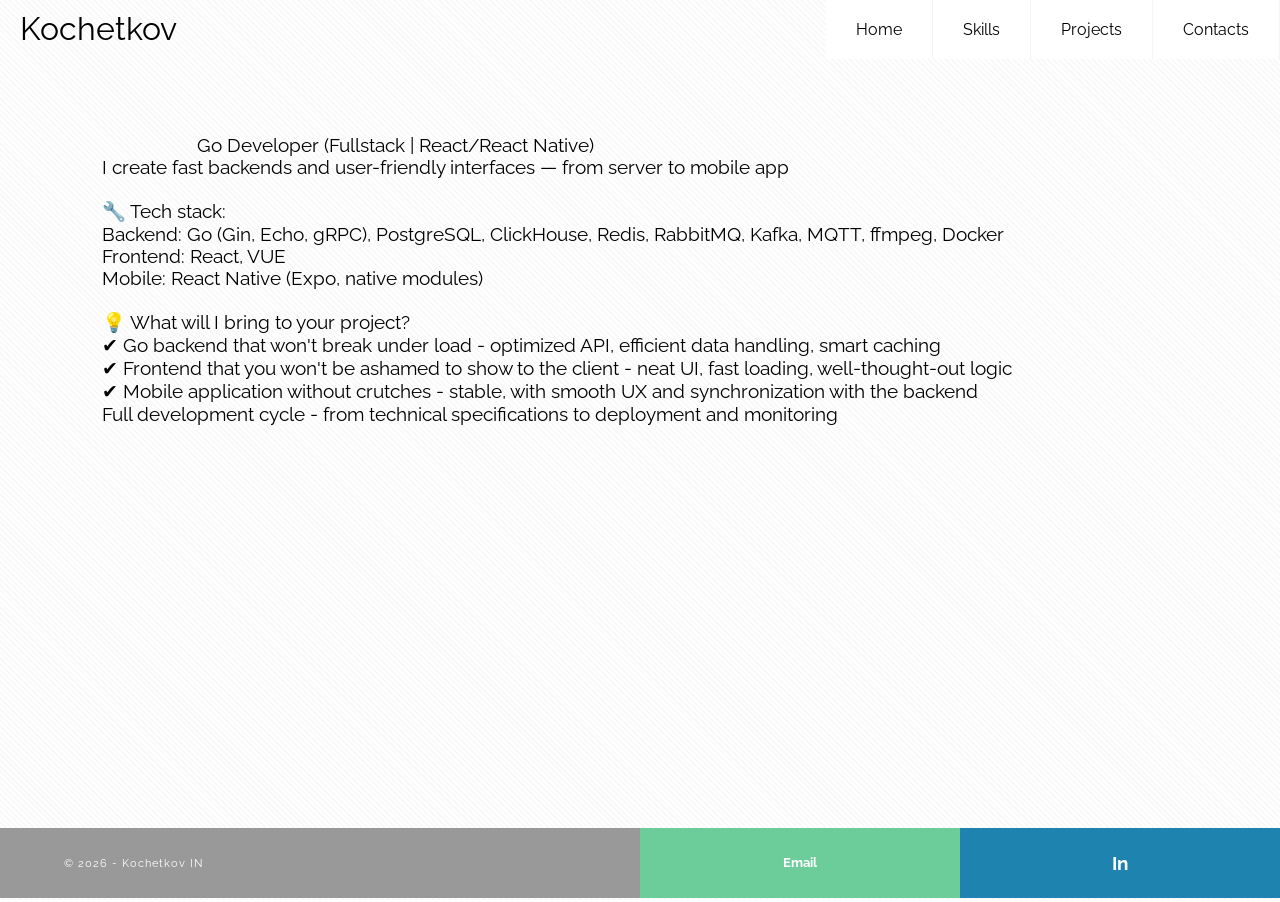
<file: index.html>
<!doctype html><html lang="en"><head><meta charset="utf-8"/><link rel="icon" href="/favicon.ico"/><meta name="viewport" content="width=device-width,initial-scale=1"/><meta name="theme-color" content="#000000"/><meta name="description" content="Kochetkov IN | Software developer"/><link rel="apple-touch-icon" href="/apple-touch-icon.png"/><link rel="manifest" href="/manifest.json"/><title>Kochetkov IN</title><script defer="defer" src="/static/js/main.7ba033ef.js"></script><link href="/static/css/main.46f3ae15.css" rel="stylesheet"></head><body><noscript>You need to enable JavaScript to run this app.</noscript><div id="root"></div></body></html>
</file>
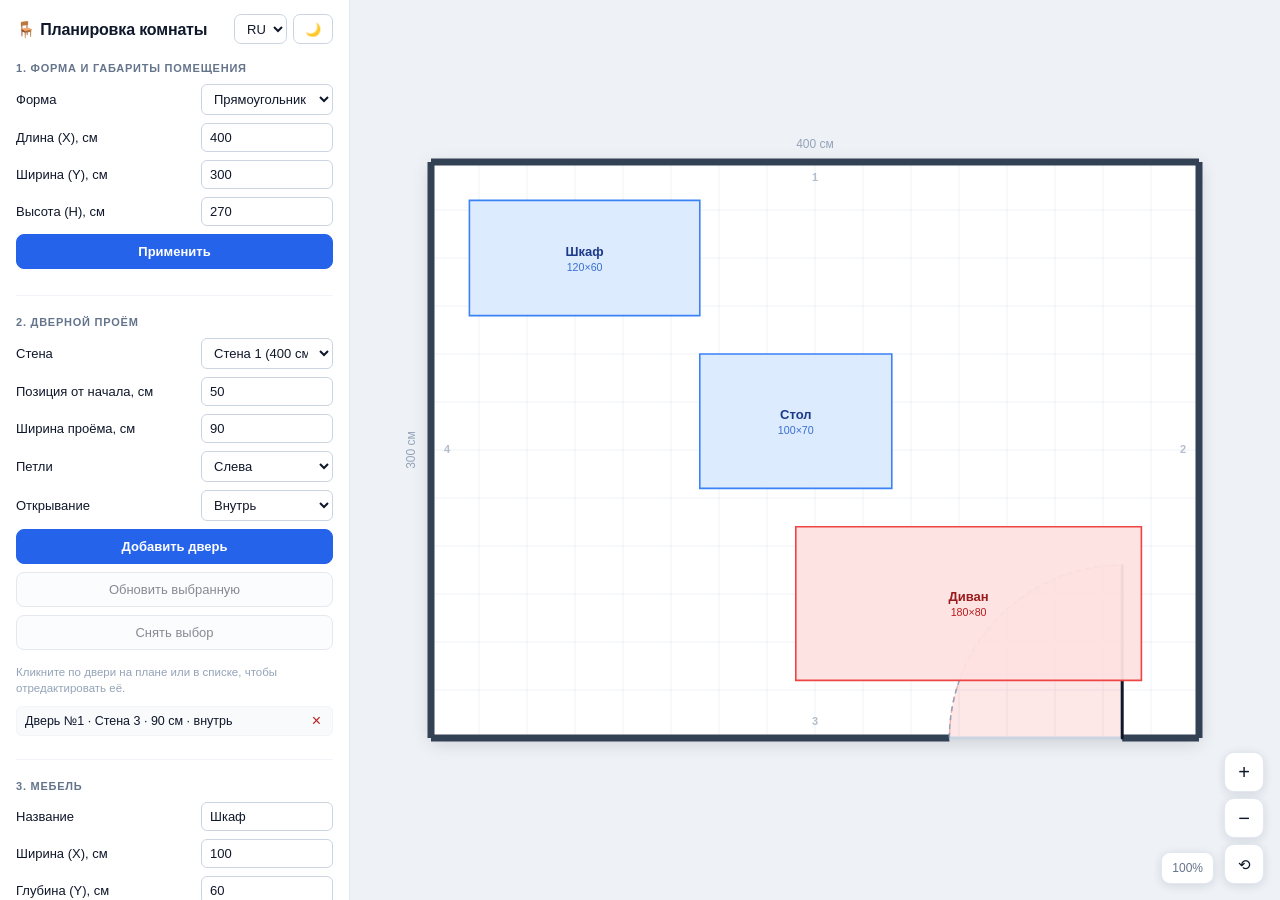
<file: app/hp.html>
<!DOCTYPE html>
<html lang="ru" data-theme="light">
<head>
<meta charset="utf-8">
<meta name="viewport" content="width=device-width, initial-scale=1, maximum-scale=1, user-scalable=no">
<title>Планировка комнаты</title>
<style>
  :root {
    --bg: #eef2f7;
    --panel-bg: #ffffff;
    --text: #0f172a;
    --text-muted: #64748b;
    --text-hint: #94a3b8;
    --border: #e2e8f0;
    --border-soft: #f1f5f9;
    --input-bg: #ffffff;
    --input-border: #cbd5e1;
    --input-disabled-bg: #f1f5f9;
    --input-disabled-text: #94a3b8;
    --btn-bg: #f8fafc;
    --btn-border: #cbd5e1;
    --btn-hover: #f1f5f9;
    --primary: #2563eb;
    --primary-hover: #1d4ed8;
    --primary-text: #ffffff;
    --danger-bg: #fef2f2;
    --danger-border: #fecaca;
    --danger-text: #b91c1c;
    --danger-hover: #fee2e2;
    --toggle-bg: #dbeafe;
    --toggle-border: #3b82f6;
    --toggle-text: #1d4ed8;
    --list-bg: #f8fafc;
    --list-sel-bg: #dbeafe;
    --list-sel-border: #93c5fd;
    --shadow: rgba(15,23,42,.12);
    --overlay: rgba(15,23,42,.4);

    --canvas-bg: #eef2f7;
    --room-bg: #ffffff;
    --grid: #eef2f7;
    --wall: #334155;
    --wall-sel: #2563eb;
    --item-fill: rgba(219,234,254,.95);
    --item-stroke: #3b82f6;
    --item-sel-stroke: #1d4ed8;
    --item-conflict-fill: rgba(254,226,226,.95);
    --item-conflict-stroke: #ef4444;
    --zone-fill: rgba(239,68,68,.13);
    --zone-fill-sel: rgba(239,68,68,.24);
    --zone-stroke: rgba(239,68,68,.40);
    --zone-stroke-sel: rgba(220,38,38,.75);
    --door-blade: #0f172a;
    --door-blade-sel: #1d4ed8;
    --door-arc: #94a3b8;
    --door-arc-sel: #3b82f6;
    --door-opening: #cbd5e1;
    --door-opening-sel: #93c5fd;
    --wall-number: rgba(148,163,184,.7);
    --dimension: #94a3b8;
    --item-text: #1e3a8a;
    --item-subtext: #3b6fd4;
    --item-conflict-text: #991b1b;
    --item-conflict-subtext: #b91c1c;
  }

  [data-theme="dark"] {
    --bg: #0f172a;
    --panel-bg: #1e293b;
    --text: #f1f5f9;
    --text-muted: #94a3b8;
    --text-hint: #64748b;
    --border: #334155;
    --border-soft: #334155;
    --input-bg: #0f172a;
    --input-border: #475569;
    --input-disabled-bg: #1e293b;
    --input-disabled-text: #64748b;
    --btn-bg: #334155;
    --btn-border: #475569;
    --btn-hover: #475569;
    --primary: #3b82f6;
    --primary-hover: #2563eb;
    --primary-text: #ffffff;
    --danger-bg: #450a0a;
    --danger-border: #7f1d1d;
    --danger-text: #fca5a5;
    --danger-hover: #601515;
    --toggle-bg: #1e3a8a;
    --toggle-border: #3b82f6;
    --toggle-text: #bfdbfe;
    --list-bg: #0f172a;
    --list-sel-bg: #1e3a8a;
    --list-sel-border: #3b82f6;
    --shadow: rgba(0,0,0,.5);
    --overlay: rgba(0,0,0,.6);

    --canvas-bg: #0f172a;
    --room-bg: #1e293b;
    --grid: #334155;
    --wall: #cbd5e1;
    --wall-sel: #60a5fa;
    --item-fill: rgba(30,64,175,.35);
    --item-stroke: #60a5fa;
    --item-sel-stroke: #93c5fd;
    --item-conflict-fill: rgba(127,29,29,.5);
    --item-conflict-stroke: #f87171;
    --zone-fill: rgba(239,68,68,.18);
    --zone-fill-sel: rgba(239,68,68,.32);
    --zone-stroke: rgba(239,68,68,.55);
    --zone-stroke-sel: rgba(248,113,113,.9);
    --door-blade: #f1f5f9;
    --door-blade-sel: #60a5fa;
    --door-arc: #94a3b8;
    --door-arc-sel: #60a5fa;
    --door-opening: #475569;
    --door-opening-sel: #60a5fa;
    --wall-number: rgba(148,163,184,.6);
    --dimension: #94a3b8;
    --item-text: #dbeafe;
    --item-subtext: #93c5fd;
    --item-conflict-text: #fecaca;
    --item-conflict-subtext: #fca5a5;
  }

  * { box-sizing: border-box; }
  html, body { height: 100%; margin: 0; }
  body {
    font-family: -apple-system, BlinkMacSystemFont, 'Segoe UI', Roboto, Arial, sans-serif;
    display: flex; background: var(--bg); color: var(--text); overflow: hidden;
    transition: background .2s, color .2s;
  }

  .panel {
    width: 350px; flex: 0 0 350px; height: 100vh; overflow-y: auto;
    background: var(--panel-bg); border-right: 1px solid var(--border);
    padding: 14px 16px 48px;
  }
  .panel-top {
    display: flex; align-items: center; gap: 8px; margin-bottom: 18px;
  }
  .panel-top h1 {
    font-size: 16px; margin: 0; letter-spacing: -.01em; flex: 1; min-width: 0;
    overflow: hidden; text-overflow: ellipsis; white-space: nowrap;
  }
  .panel-ctrls { display: flex; gap: 6px; flex: 0 0 auto; }
  .mini {
    height: 30px; min-width: 40px; padding: 0 8px;
    border-radius: 7px; border: 1px solid var(--input-border);
    background: var(--input-bg); color: var(--text);
    font-family: inherit; font-size: 13px; cursor: pointer;
  }
  .mini:hover { background: var(--btn-hover); }
  select.mini { padding-right: 4px; }

  .panel h2 {
    font-size: 11px; text-transform: uppercase; letter-spacing: .07em;
    color: var(--text-muted); margin: 0 0 10px; font-weight: 700;
  }
  section { margin-bottom: 20px; padding-bottom: 18px; border-bottom: 1px solid var(--border-soft); }
  section:last-child { border-bottom: none; }

  .row { display: flex; align-items: center; justify-content: space-between; gap: 8px; margin-bottom: 8px; }
  .row label { font-size: 13px; color: var(--text); flex: 1; }
  .row input, .row select {
    width: 132px; padding: 6px 8px; border: 1px solid var(--input-border); border-radius: 6px;
    font-size: 13px; font-family: inherit; background: var(--input-bg); color: var(--text);
  }
  .row input:focus, .row select:focus { outline: 2px solid var(--toggle-bg); border-color: var(--primary); }
  .row input:disabled, .row select:disabled { background: var(--input-disabled-bg); color: var(--input-disabled-text); cursor: not-allowed; }

  .btn {
    width: 100%; padding: 9px 12px; border-radius: 8px; border: 1px solid var(--btn-border);
    background: var(--btn-bg); font-size: 13px; font-family: inherit; color: var(--text);
    cursor: pointer; margin-bottom: 8px; transition: background .15s, border-color .15s;
  }
  .btn:hover:not(:disabled) { background: var(--btn-hover); }
  .btn:active:not(:disabled) { transform: translateY(1px); }
  .btn:disabled { opacity: .5; cursor: not-allowed; }
  .btn.primary { background: var(--primary); border-color: var(--primary); color: var(--primary-text); font-weight: 600; }
  .btn.primary:hover:not(:disabled) { background: var(--primary-hover); }
  .btn.danger { background: var(--danger-bg); border-color: var(--danger-border); color: var(--danger-text); }
  .btn.danger:hover:not(:disabled) { background: var(--danger-hover); }
  .btn.toggle.active { background: var(--toggle-bg); border-color: var(--toggle-border); color: var(--toggle-text); font-weight: 600; }
  .btnrow { display: flex; gap: 8px; }
  .btnrow .btn { margin-bottom: 8px; }

  .list { list-style: none; margin: 10px 0 0; padding: 0; }
  .list li {
    display: flex; align-items: center; justify-content: space-between; gap: 8px;
    font-size: 12.5px; padding: 6px 8px; border-radius: 6px;
    background: var(--list-bg); margin-bottom: 5px; border: 1px solid var(--border-soft);
  }
  .list li.sel { background: var(--list-sel-bg); border-color: var(--list-sel-border); }
  .list li span { overflow: hidden; text-overflow: ellipsis; white-space: nowrap; cursor: pointer; flex: 1; }
  .list li button {
    border: none; background: none; color: var(--danger-text); cursor: pointer;
    font-size: 16px; line-height: 1; padding: 0 3px; flex: 0 0 auto;
  }
  .hint { font-size: 11.5px; color: var(--text-hint); margin: 6px 0 0; line-height: 1.4; }
  .hint.warn { color: var(--danger-text); }

  .stage {
    flex: 1; position: relative; height: 100vh; min-width: 0;
    background: var(--canvas-bg); overflow: hidden; user-select: none;
  }
  canvas { display: block; width: 100%; height: 100%; touch-action: none; cursor: crosshair; }

  /* ---------- Управление масштабом ---------- */
  .zoom-controls {
    position: absolute; bottom: 16px; right: 16px; z-index: 30;
    display: flex; flex-direction: column; gap: 6px;
  }
  .zoom-btn {
    width: 40px; height: 40px; border-radius: 10px;
    background: var(--panel-bg); border: 1px solid var(--border);
    color: var(--text); font-size: 20px; line-height: 1; cursor: pointer;
    box-shadow: 0 2px 10px var(--shadow);
    display: flex; align-items: center; justify-content: center;
    font-family: inherit; transition: background .15s;
  }
  .zoom-btn:hover { background: var(--btn-hover); }
  .zoom-btn:active { transform: scale(.95); }
  .zoom-btn.small { font-size: 15px; }

  .zoom-label {
    position: absolute; bottom: 16px; right: 66px; z-index: 30;
    padding: 8px 10px; border-radius: 9px;
    background: var(--panel-bg); border: 1px solid var(--border);
    font-size: 12px; color: var(--text-muted); font-variant-numeric: tabular-nums;
    box-shadow: 0 2px 10px var(--shadow);
    min-width: 52px; text-align: center;
  }

  /* ---------- Мобильное меню ---------- */
  .menu-btn, .backdrop { display: none; }
  .menu-btn {
    align-items: center; justify-content: center;
    position: fixed; top: 12px; right: 12px; z-index: 60;
    width: 44px; height: 44px; border-radius: 12px;
    background: var(--panel-bg); border: 1px solid var(--border);
    color: var(--text); font-size: 22px; line-height: 1;
    cursor: pointer; box-shadow: 0 4px 14px var(--shadow);
  }
  .menu-btn:active { transform: scale(.96); }

  @media (max-width: 820px) {
    body { display: block; }
    .stage { position: fixed; inset: 0; height: 100vh; }

    .panel {
      position: fixed; top: 0; left: 0; bottom: 0;
      width: 330px; max-width: 88vw;
      transform: translateX(-105%);
      transition: transform .25s cubic-bezier(.4,0,.2,1);
      z-index: 100;
      box-shadow: 6px 0 32px rgba(0,0,0,.18);
      border-right: none;
    }
    .panel.open { transform: translateX(0); }

    .menu-btn { display: flex; }
    .backdrop { display: none; position: fixed; inset: 0; background: var(--overlay); z-index: 90; }
    .backdrop.show { display: block; }

    .row input, .row select { width: 140px; padding: 8px 10px; font-size: 14px; }
    .btn { padding: 11px 14px; font-size: 14px; }
    .panel h1 { font-size: 15px; }

    /* На мобильных сверху — кнопка меню, снизу — зум */
    .zoom-controls { bottom: 14px; right: 14px; }
    .zoom-btn { width: 44px; height: 44px; }
    .zoom-label { bottom: 14px; right: 66px; }
  }

  @media (max-width: 380px) {
    .panel { width: 100vw; max-width: 100vw; }
  }

  .panel::-webkit-scrollbar { width: 8px; }
  .panel::-webkit-scrollbar-thumb { background: var(--border); border-radius: 4px; }
  .panel::-webkit-scrollbar-track { background: transparent; }
</style>
</head>
<body>

<button id="menuBtn" class="menu-btn" aria-label="Menu">☰</button>
<div id="backdrop" class="backdrop"></div>

<aside class="panel" id="panel">
  <div class="panel-top">
    <h1 data-i18n="title">🪑 Планировка комнаты</h1>
    <div class="panel-ctrls">
      <select id="langSel" class="mini" title="Язык / Language">
        <option value="ru">RU</option>
        <option value="en">EN</option>
      </select>
      <button id="themeBtn" class="mini" title="Theme">🌙</button>
    </div>
  </div>

  <section>
    <h2 data-i18n="s1">1. Форма и габариты помещения</h2>
    <div class="row">
      <label data-i18n="shapeLabel">Форма</label>
      <select id="roomShape">
        <option value="rect"       data-i18n="shapeRect">Прямоугольник</option>
        <option value="square"     data-i18n="shapeSquare">Квадрат</option>
        <option value="circle"     data-i18n="shapeCircle">Круг</option>
        <option value="oval"       data-i18n="shapeOval">Овал</option>
        <option value="triangle"   data-i18n="shapeTriangle">Треугольник</option>
        <option value="semicircle" data-i18n="shapeSemicircle">Полукруглая стена</option>
        <option value="lshape"     data-i18n="shapeL">Г-образная</option>
      </select>
    </div>
    <div class="row"><label data-i18n="lengthX">Длина (X), см</label><input id="roomL" type="number" value="400" min="100" max="3000" step="10"></div>
    <div class="row" id="rowW"><label data-i18n="widthY">Ширина (Y), см</label><input id="roomW" type="number" value="300" min="100" max="3000" step="10"></div>
    <div class="row" id="rowCutW" style="display:none"><label data-i18n="cutW">Вырез по X, см</label><input id="roomCutW" type="number" value="150" min="50" step="10"></div>
    <div class="row" id="rowCutH" style="display:none"><label data-i18n="cutH">Вырез по Y, см</label><input id="roomCutH" type="number" value="150" min="50" step="10"></div>
    <div class="row"><label data-i18n="heightH">Высота (H), см</label><input id="roomH" type="number" value="270" min="100" max="600" step="5"></div>
    <button id="applyRoom" class="btn primary" data-i18n="apply">Применить</button>
  </section>

  <section>
    <h2 data-i18n="s2">2. Дверной проём</h2>
    <div id="doorControls">
      <div class="row"><label data-i18n="doorWall">Стена</label><select id="doorWall"></select></div>
      <div class="row"><label data-i18n="doorOffset">Позиция от начала, см</label><input id="doorOffset" type="number" value="50" min="0" step="5"></div>
      <div class="row"><label data-i18n="doorWidth">Ширина проёма, см</label><input id="doorWidth" type="number" value="90" min="40" step="5"></div>
      <div class="row"><label data-i18n="doorHinge">Петли</label>
        <select id="doorHinge">
          <option value="start" id="hingeStart">У начала стены</option>
          <option value="end"   id="hingeEnd">У конца стены</option>
        </select>
      </div>
      <div class="row"><label data-i18n="doorSwing">Открывание</label>
        <select id="doorSwing">
          <option value="in"  data-i18n="doorSwingIn">Внутрь</option>
          <option value="out" data-i18n="doorSwingOut">Наружу</option>
        </select>
      </div>
      <button id="addDoorBtn" class="btn primary" data-i18n="addDoor">Добавить дверь</button>
      <button id="updateDoorBtn" class="btn" disabled data-i18n="updateDoor">Обновить выбранную</button>
      <button id="cancelDoorBtn" class="btn" disabled data-i18n="cancelDoor">Снять выбор</button>
      <p class="hint" id="doorHint" data-i18n="doorHint">Кликните по двери на плане или в списке, чтобы отредактировать её.</p>
    </div>
    <p class="hint warn" id="doorUnavailable" style="display:none" data-i18n="doorUnavailable">Для круглых и овальных комнат двери недоступны.</p>
    <ul id="doorList" class="list"></ul>
  </section>

  <section>
    <h2 data-i18n="s3">3. Мебель</h2>
    <div class="row"><label data-i18n="itemName">Название</label><input id="itemName" type="text" value="Шкаф"></div>
    <div class="row"><label data-i18n="itemWidth">Ширина (X), см</label><input id="itemW" type="number" value="100" min="10" step="5"></div>
    <div class="row"><label data-i18n="itemDepth">Глубина (Y), см</label><input id="itemH" type="number" value="60" min="10" step="5"></div>
    <button id="addItem" class="btn primary" data-i18n="addItem">Добавить на план</button>
    <ul id="itemList" class="list"></ul>
  </section>

  <section>
    <h2 data-i18n="s4">4. Инструменты</h2>
    <div class="btnrow">
      <button id="modeSelect" class="btn toggle active" data-i18n="modeSelect">✥ Выбор</button>
      <button id="modeDelete" class="btn toggle" data-i18n="modeDelete">🗑 Удалить</button>
    </div>
    <button id="rotateSel" class="btn" data-i18n="rotate">↻ Повернуть на 90°</button>
    <div class="btnrow">
      <button id="zoomOutBtn" class="btn" data-i18n="zoomOut">− Уменьшить</button>
      <button id="zoomInBtn" class="btn" data-i18n="zoomIn">+ Увеличить</button>
    </div>
    <button id="zoomResetBtn" class="btn" data-i18n="zoomReset">⟲ Сбросить вид</button>
    <button id="clearAll" class="btn danger" data-i18n="clearAll">✕ Очистить поле</button>
    <button id="printPdf" class="btn" data-i18n="printPdf">🖨 Печать / PDF</button>
    <p class="hint" data-i18n="toolsHint">Перетаскивайте объекты мышью. Красная зона — место, куда нельзя ничего ставить (открывание двери). Колесо мыши / щипок — масштаб, перетаскивание пустого места — сдвиг плана.</p>
  </section>
</aside>

<main class="stage" id="stage">
  <canvas id="canvas"></canvas>
  <div class="zoom-label" id="zoomLabel">100%</div>
  <div class="zoom-controls">
    <button id="zoomInF"  class="zoom-btn" title="Zoom in">+</button>
    <button id="zoomOutF" class="zoom-btn" title="Zoom out">−</button>
    <button id="zoomResetF" class="zoom-btn small" title="Fit">⟲</button>
  </div>
</main>

<script>
/* =========================================================
   i18n
   ========================================================= */
const i18n = {
  ru: {
    title: '🪑 Планировка комнаты',
    s1: '1. Форма и габариты помещения',
    shapeLabel: 'Форма',
    shapeRect: 'Прямоугольник',
    shapeSquare: 'Квадрат',
    shapeCircle: 'Круг',
    shapeOval: 'Овал',
    shapeTriangle: 'Треугольник',
    shapeSemicircle: 'Полукруглая стена',
    shapeL: 'Г-образная',
    lengthX: 'Длина (X), см',
    widthY: 'Ширина (Y), см',
    cutW: 'Вырез по X, см',
    cutH: 'Вырез по Y, см',
    heightH: 'Высота (H), см',
    apply: 'Применить',
    s2: '2. Дверной проём',
    doorWall: 'Стена',
    doorOffset: 'Позиция от начала, см',
    doorWidth: 'Ширина проёма, см',
    doorHinge: 'Петли',
    doorHingeStartTop: 'Слева',
    doorHingeEndTop: 'Справа',
    doorHingeStartSide: 'Сверху',
    doorHingeEndSide: 'Снизу',
    doorSwing: 'Открывание',
    doorSwingIn: 'Внутрь',
    doorSwingOut: 'Наружу',
    addDoor: 'Добавить дверь',
    updateDoor: 'Обновить выбранную',
    cancelDoor: 'Снять выбор',
    doorHint: 'Кликните по двери на плане или в списке, чтобы отредактировать её.',
    doorUnavailable: 'Для круглых и овальных комнат двери недоступны.',
    s3: '3. Мебель',
    itemName: 'Название',
    itemWidth: 'Ширина (X), см',
    itemDepth: 'Глубина (Y), см',
    addItem: 'Добавить на план',
    s4: '4. Инструменты',
    modeSelect: '✥ Выбор',
    modeDelete: '🗑 Удалить',
    rotate: '↻ Повернуть на 90°',
    zoomOut: '− Уменьшить',
    zoomIn: '+ Увеличить',
    zoomReset: '⟲ Сбросить вид',
    clearAll: '✕ Очистить поле',
    printPdf: '🖨 Печать / PDF',
    toolsHint: 'Перетаскивайте объекты мышью. Красная зона — место, куда нельзя ничего ставить (открывание двери). Колесо мыши / щипок — масштаб, перетаскивание пустого места — сдвиг плана.',
    confirmClear: 'Очистить поле полностью: мебель и дверные проёмы?',
    wallLabel: 'Стена',
    doorWord: 'Дверь',
    doorSwingInShort: 'внутрь',
    doorSwingOutShort: 'наружу',
    printTitle: 'План помещения',
    printLegend: 'Красная штриховка — зона открывания двери (размещение мебели запрещено).',
    shapeWord: 'Форма',
    lengthWord: 'Длина',
    widthWord: 'Ширина',
    heightWord: 'Высота',
    cm: 'см',
    itemsWord: 'Объектов',
    doorsWord: 'Проёмов',
    popupBlocked: 'Разрешите всплывающие окна, чтобы сохранить план в PDF.',
    themeLight: '☀',
    themeDark: '🌙',
    shapeRuPrint: {
      rect: 'Прямоугольник', square: 'Квадрат', triangle: 'Треугольник',
      semicircle: 'Полукруглая стена', lshape: 'Г-образная',
      circle: 'Круг', oval: 'Овал'
    }
  },
  en: {
    title: '🪑 Room Planner',
    s1: '1. Room shape and dimensions',
    shapeLabel: 'Shape',
    shapeRect: 'Rectangle',
    shapeSquare: 'Square',
    shapeCircle: 'Circle',
    shapeOval: 'Oval',
    shapeTriangle: 'Triangle',
    shapeSemicircle: 'Semicircular wall',
    shapeL: 'L-shaped',
    lengthX: 'Length (X), cm',
    widthY: 'Width (Y), cm',
    cutW: 'Cut X, cm',
    cutH: 'Cut Y, cm',
    heightH: 'Height (H), cm',
    apply: 'Apply',
    s2: '2. Doorway',
    doorWall: 'Wall',
    doorOffset: 'Position from start, cm',
    doorWidth: 'Width, cm',
    doorHinge: 'Hinges',
    doorHingeStartTop: 'Left',
    doorHingeEndTop: 'Right',
    doorHingeStartSide: 'Top',
    doorHingeEndSide: 'Bottom',
    doorSwing: 'Swing',
    doorSwingIn: 'Inward',
    doorSwingOut: 'Outward',
    addDoor: 'Add door',
    updateDoor: 'Update selected',
    cancelDoor: 'Deselect',
    doorHint: 'Click a door on the plan or in the list to edit it.',
    doorUnavailable: 'Doors are not available for circular and oval rooms.',
    s3: '3. Furniture',
    itemName: 'Name',
    itemWidth: 'Width (X), cm',
    itemDepth: 'Depth (Y), cm',
    addItem: 'Add to plan',
    s4: '4. Tools',
    modeSelect: '✥ Select',
    modeDelete: '🗑 Delete',
    rotate: '↻ Rotate 90°',
    zoomOut: '− Zoom out',
    zoomIn: '+ Zoom in',
    zoomReset: '⟲ Reset view',
    clearAll: '✕ Clear all',
    printPdf: '🖨 Print / PDF',
    toolsHint: 'Drag items with mouse. Red zone — no-place area (door swing). Wheel / pinch — zoom, drag empty area — pan.',
    confirmClear: 'Clear everything: furniture and doorways?',
    wallLabel: 'Wall',
    doorWord: 'Door',
    doorSwingInShort: 'inward',
    doorSwingOutShort: 'outward',
    printTitle: 'Room plan',
    printLegend: 'Red hatch — door swing zone (no furniture allowed).',
    shapeWord: 'Shape',
    lengthWord: 'Length',
    widthWord: 'Width',
    heightWord: 'Height',
    cm: 'cm',
    itemsWord: 'Items',
    doorsWord: 'Doorways',
    popupBlocked: 'Please allow pop-ups to save the plan as PDF.',
    themeLight: '☀',
    themeDark: '🌙',
    shapeRuPrint: {
      rect: 'Rectangle', square: 'Square', triangle: 'Triangle',
      semicircle: 'Semicircular wall', lshape: 'L-shaped',
      circle: 'Circle', oval: 'Oval'
    }
  }
};

let LANG = localStorage.getItem('rp_lang') || 'ru';
let THEME = localStorage.getItem('rp_theme') || 'light';
const t = k => (i18n[LANG] && i18n[LANG][k]) || k;

/* =========================================================
   Состояние
   ========================================================= */
const state = {
  shape: 'rect',
  room: { L: 400, W: 300, H: 270, cutW: 150, cutH: 150 },
  walls: [],
  doors: [],
  items: [],
  selected: null,
  selectedDoor: null,
  mode: 'select',
  nextId: 1
};

/* Масштаб и панорамирование (пользовательские) */
const MIN_ZOOM = 0.15;
const MAX_ZOOM = 12;
let userZoom = 1;
const userPan = { x: 0, y: 0 };

const canvas = document.getElementById('canvas');
const ctx = canvas.getContext('2d');
const $ = id => document.getElementById(id);
let view = { s: 1, ox: 0, oy: 0 };
let drag = null;

/* Жесты */
const pointers = new Map();
let pinchState = null;
let panState = null;

/* =========================================================
   Цвета
   ========================================================= */
let COLORS = {};
function refreshColors() {
  const cs = getComputedStyle(document.documentElement);
  const g = n => cs.getPropertyValue(n).trim();
  COLORS = {
    roomBg: g('--room-bg'),
    grid: g('--grid'),
    wall: g('--wall'),
    wallSel: g('--wall-sel'),
    itemFill: g('--item-fill'),
    itemStroke: g('--item-stroke'),
    itemSelStroke: g('--item-sel-stroke'),
    itemConflictFill: g('--item-conflict-fill'),
    itemConflictStroke: g('--item-conflict-stroke'),
    zoneFill: g('--zone-fill'),
    zoneFillSel: g('--zone-fill-sel'),
    zoneStroke: g('--zone-stroke'),
    zoneStrokeSel: g('--zone-stroke-sel'),
    doorBlade: g('--door-blade'),
    doorBladeSel: g('--door-blade-sel'),
    doorArc: g('--door-arc'),
    doorArcSel: g('--door-arc-sel'),
    doorOpening: g('--door-opening'),
    doorOpeningSel: g('--door-opening-sel'),
    wallNumber: g('--wall-number'),
    dimension: g('--dimension'),
    itemText: g('--item-text'),
    itemSubtext: g('--item-subtext'),
    itemConflictText: g('--item-conflict-text'),
    itemConflictSubtext: g('--item-conflict-subtext')
  };
}

/* =========================================================
   Утилиты
   ========================================================= */
const clamp = (v, a, b) => Math.max(a, Math.min(b, v));
const snap = v => Math.round(v / 5) * 5;

function pointInPolygon(p, poly) {
  let inside = false;
  for (let i = 0, j = poly.length - 1; i < poly.length; j = i++) {
    const xi = poly[i].x, yi = poly[i].y;
    const xj = poly[j].x, yj = poly[j].y;
    if (((yi > p.y) !== (yj > p.y)) &&
        (p.x < (xj - xi) * (p.y - yi) / (yj - yi) + xi)) {
      inside = !inside;
    }
  }
  return inside;
}
function separated(A, B) {
  for (let i = 0; i < A.length; i++) {
    const p1 = A[i], p2 = A[(i + 1) % A.length];
    const nx = -(p2.y - p1.y), ny = p2.x - p1.x;
    let minA = Infinity, maxA = -Infinity, minB = Infinity, maxB = -Infinity;
    for (const p of A) { const d = p.x * nx + p.y * ny; if (d < minA) minA = d; if (d > maxA) maxA = d; }
    for (const p of B) { const d = p.x * nx + p.y * ny; if (d < minB) minB = d; if (d > maxB) maxB = d; }
    if (maxA < minB || maxB < minA) return true;
  }
  return false;
}
const polygonsOverlap = (A, B) => !separated(A, B) && !separated(B, A);

function segCCW(a, b, c) {
  return (c.y - a.y) * (b.x - a.x) > (b.y - a.y) * (c.x - a.x);
}
function segmentsProperIntersect(a, b, c, d) {
  return segCCW(a, c, d) !== segCCW(b, c, d) && segCCW(a, b, c) !== segCCW(a, b, d);
}
function polygonInsidePolygon(inner, outer) {
  for (const p of inner) if (!pointInPolygon(p, outer)) return false;
  for (let i = 0; i < inner.length; i++) {
    const a = inner[i], b = inner[(i + 1) % inner.length];
    for (let j = 0; j < outer.length; j++) {
      const c = outer[j], d = outer[(j + 1) % outer.length];
      if (segmentsProperIntersect(a, b, c, d)) return false;
    }
  }
  return true;
}

/* =========================================================
   Стены
   ========================================================= */
function mkLine(p0, p1) {
  return {
    type: 'line', p0, p1,
    len: Math.hypot(p1.x - p0.x, p1.y - p0.y),
    nrm: { x: 0, y: 0 }
  };
}
function mkArcWall(center, rx, ry, a0, da) {
  const p0 = { x: center.x + rx * Math.cos(a0),      y: center.y + ry * Math.sin(a0) };
  const p1 = { x: center.x + rx * Math.cos(a0 + da), y: center.y + ry * Math.sin(a0 + da) };
  const steps = 48;
  let len = 0, prev = p0;
  for (let i = 1; i <= steps; i++) {
    const a = a0 + da * i / steps;
    const p = { x: center.x + rx * Math.cos(a), y: center.y + ry * Math.sin(a) };
    len += Math.hypot(p.x - prev.x, p.y - prev.y);
    prev = p;
  }
  return { type: 'arc', center, rx, ry, a0, da, p0, p1, len };
}

function wallsToPolyline(walls, arcStepsPerPI) {
  const pts = [];
  for (const w of walls) {
    if (w.type === 'line') {
      pts.push({ x: w.p0.x, y: w.p0.y });
    } else {
      const n = Math.max(16, Math.ceil((arcStepsPerPI || 24) * Math.abs(w.da) / Math.PI));
      for (let i = 0; i < n; i++) {
        const a = w.a0 + w.da * (i / n);
        pts.push({
          x: w.center.x + w.rx * Math.cos(a),
          y: w.center.y + w.ry * Math.sin(a)
        });
      }
    }
  }
  return pts;
}

function buildWalls() {
  const { L, W, cutW, cutH } = state.room;
  const walls = [];

  switch (state.shape) {
    case 'rect':
    case 'square': {
      const w = state.shape === 'square' ? L : W;
      const P = [{ x: 0, y: 0 }, { x: L, y: 0 }, { x: L, y: w }, { x: 0, y: w }];
      for (let i = 0; i < 4; i++) walls.push(mkLine(P[i], P[(i + 1) % 4]));
      break;
    }
    case 'triangle': {
      const P = [{ x: 0, y: 0 }, { x: L, y: 0 }, { x: 0, y: W }];
      for (let i = 0; i < 3; i++) walls.push(mkLine(P[i], P[(i + 1) % 3]));
      break;
    }
    case 'semicircle': {
      const r = W / 2;
      const xc = Math.max(r, L - r);
      walls.push(mkLine({ x: 0, y: 0 }, { x: xc, y: 0 }));
      walls.push(mkArcWall({ x: xc, y: W / 2 }, r, r, -Math.PI / 2, Math.PI));
      walls.push(mkLine({ x: xc, y: W }, { x: 0, y: W }));
      walls.push(mkLine({ x: 0, y: W }, { x: 0, y: 0 }));
      break;
    }
    case 'lshape': {
      const cw = Math.min(cutW, L - 60);
      const ch = Math.min(cutH, W - 60);
      const P = [
        { x: 0, y: 0 }, { x: L, y: 0 }, { x: L, y: W - ch },
        { x: L - cw, y: W - ch }, { x: L - cw, y: W }, { x: 0, y: W }
      ];
      for (let i = 0; i < P.length; i++) walls.push(mkLine(P[i], P[(i + 1) % P.length]));
      break;
    }
    case 'circle': {
      const d = Math.min(L, W);
      const r = d / 2;
      walls.push(mkArcWall({ x: L / 2, y: W / 2 }, r, r, -Math.PI / 2, Math.PI * 2));
      break;
    }
    case 'oval': {
      const rx = L / 2, ry = W / 2;
      walls.push(mkArcWall({ x: rx, y: ry }, rx, ry, -Math.PI / 2, Math.PI * 2));
      break;
    }
  }

  const outline = wallsToPolyline(walls, 32);
  for (const w of walls) {
    if (w.type !== 'line') continue;
    const dx = w.p1.x - w.p0.x, dy = w.p1.y - w.p0.y;
    const len = w.len || 1;
    const mx = (w.p0.x + w.p1.x) / 2, my = (w.p0.y + w.p1.y) / 2;
    const n1 = { x: -dy / len, y: dx / len };
    const n2 = { x: dy / len, y: -dx / len };
    const eps = Math.max(1, len * 0.02);
    const probe = { x: mx + n1.x * eps, y: my + n1.y * eps };
    w.nrm = pointInPolygon(probe, outline) ? n1 : n2;
  }

  state.walls = walls;
}

function roomBBox() {
  const poly = wallsToPolyline(state.walls, 32);
  let minX = Infinity, minY = Infinity, maxX = -Infinity, maxY = -Infinity;
  for (const p of poly) {
    if (p.x < minX) minX = p.x;
    if (p.x > maxX) maxX = p.x;
    if (p.y < minY) minY = p.y;
    if (p.y > maxY) maxY = p.y;
  }
  if (!isFinite(minX)) { minX = 0; minY = 0; maxX = 100; maxY = 100; }
  return { minX, minY, maxX, maxY };
}

/* =========================================================
   Представление (fit / zoom / pan)
   ========================================================= */
function baseView(cw, ch, zoom) {
  const bbox = roomBBox();
  const roomW = Math.max(1, bbox.maxX - bbox.minX);
  const roomH = Math.max(1, bbox.maxY - bbox.minY);
  const pad = Math.max(36, Math.min(cw, ch) * 0.09);
  const fitS = Math.min((cw - pad * 2) / roomW, (ch - pad * 2) / roomH);
  const s = fitS * (zoom || 1);
  const ox = (cw - roomW * s) / 2 - bbox.minX * s;
  const oy = (ch - roomH * s) / 2 - bbox.minY * s;
  return { s, ox, oy, bbox };
}
function currentView(cw, ch) {
  const v = baseView(cw, ch, userZoom);
  v.ox += userPan.x;
  v.oy += userPan.y;
  return v;
}

function zoomAt(px, py, factor) {
  const cw = canvas.clientWidth, ch = canvas.clientHeight;
  const before = currentView(cw, ch);
  const wx = (px - before.ox) / before.s;
  const wy = (py - before.oy) / before.s;

  const newZoom = clamp(userZoom * factor, MIN_ZOOM, MAX_ZOOM);
  if (Math.abs(newZoom - userZoom) < 1e-6) return;

  const bb = baseView(cw, ch, newZoom);
  userZoom = newZoom;
  userPan.x = px - wx * bb.s - bb.ox;
  userPan.y = py - wy * bb.s - bb.oy;
  updateZoomLabel();
  draw();
}

function zoomBy(factor) {
  zoomAt(canvas.clientWidth / 2, canvas.clientHeight / 2, factor);
}

function resetView() {
  userZoom = 1;
  userPan.x = 0;
  userPan.y = 0;
  updateZoomLabel();
  draw();
}

function updateZoomLabel() {
  const el = $('zoomLabel');
  if (el) el.textContent = Math.round(userZoom * 100) + '%';
}

/* =========================================================
   Двери
   ========================================================= */
function doorGeom(d) {
  const w = state.walls[d.wallIndex];
  if (!w || w.type !== 'line' || w.len < 0.001) return null;
  const dx = (w.p1.x - w.p0.x) / w.len;
  const dy = (w.p1.y - w.p0.y) / w.len;
  const a = { x: w.p0.x + dx * d.offset, y: w.p0.y + dy * d.offset };
  const b = { x: w.p0.x + dx * (d.offset + d.width), y: w.p0.y + dy * (d.offset + d.width) };
  const hinge = d.hinge === 'start' ? a : b;
  const sgn = d.hinge === 'start' ? 1 : -1;
  const rayA = { x: dx * sgn, y: dy * sgn };
  const sw = d.swing === 'in' ? 1 : -1;
  const rayB = { x: w.nrm.x * sw, y: w.nrm.y * sw };
  return { wall: w, a, b, hinge, rayA, rayB, r: d.width };
}
function sectorPoly(hinge, rayA, rayB, r, steps = 20) {
  const a0 = Math.atan2(rayA.y, rayA.x);
  const a1 = Math.atan2(rayB.y, rayB.x);
  let da = a1 - a0;
  while (da > Math.PI) da -= 2 * Math.PI;
  while (da < -Math.PI) da += 2 * Math.PI;
  const pts = [{ x: hinge.x, y: hinge.y }];
  for (let i = 0; i <= steps; i++) {
    const a = a0 + (da * i) / steps;
    pts.push({ x: hinge.x + Math.cos(a) * r, y: hinge.y + Math.sin(a) * r });
  }
  return pts;
}
function rectPoly(it) {
  return [
    { x: it.x,         y: it.y },
    { x: it.x + it.w,  y: it.y },
    { x: it.x + it.w,  y: it.y + it.h },
    { x: it.x,         y: it.y + it.h }
  ];
}
function itemValid(it, outline, sectors, skipId) {
  const poly = rectPoly(it);
  if (!polygonInsidePolygon(poly, outline)) return false;
  for (const sec of sectors) if (polygonsOverlap(poly, sec)) return false;
  for (const other of state.items) {
    if (other.id === skipId) continue;
    if (polygonsOverlap(poly, rectPoly(other))) return false;
  }
  return true;
}

/* =========================================================
   Рендеринг
   ========================================================= */
function pickGridStep(s) {
  const cand = [5, 10, 20, 25, 50, 100, 200, 500, 1000];
  for (const c of cand) if (c * s >= 45) return c;
  return 1000;
}

function renderScene(c, cw, ch, useUserView = true) {
  const v = useUserView ? currentView(cw, ch) : baseView(cw, ch, 1);
  const s = v.s, ox = v.ox, oy = v.oy, bbox = v.bbox;
  const roomW = Math.max(1, bbox.maxX - bbox.minX);
  const roomH = Math.max(1, bbox.maxY - bbox.minY);
  const X = x => ox + x * s;
  const Y = y => oy + y * s;

  c.clearRect(0, 0, cw, ch);

  const traceRoom = () => {
    c.beginPath();
    let started = false;
    for (const w of state.walls) {
      if (w.type === 'line') {
        if (!started) { c.moveTo(X(w.p0.x), Y(w.p0.y)); started = true; }
        c.lineTo(X(w.p1.x), Y(w.p1.y));
      } else {
        if (!started) { c.moveTo(X(w.p0.x), Y(w.p0.y)); started = true; }
        c.ellipse(X(w.center.x), Y(w.center.y), w.rx * s, w.ry * s, 0, w.a0, w.a0 + w.da, w.da < 0);
      }
    }
    c.closePath();
  };

  /* пол */
  c.save();
  c.shadowColor = 'rgba(0,0,0,.16)';
  c.shadowBlur = 18;
  c.shadowOffsetY = 4;
  c.fillStyle = COLORS.roomBg;
  traceRoom();
  c.fill();
  c.restore();

  /* сетка */
  const step = pickGridStep(s);
  c.save();
  traceRoom();
  c.clip();
  c.strokeStyle = COLORS.grid;
  c.lineWidth = 1;
  c.beginPath();
  const gx0 = Math.ceil(bbox.minX / step) * step;
  const gy0 = Math.ceil(bbox.minY / step) * step;
  for (let x = gx0; x < bbox.maxX; x += step) { c.moveTo(X(x), Y(bbox.minY)); c.lineTo(X(x), Y(bbox.maxY)); }
  for (let y = gy0; y < bbox.maxY; y += step) { c.moveTo(X(bbox.minX), Y(y)); c.lineTo(X(bbox.maxX), Y(y)); }
  c.stroke();
  c.restore();

  /* зоны открывания */
  const sectors = [];
  for (const d of state.doors) {
    const g = doorGeom(d);
    if (!g || d.swing !== 'in') continue;
    const poly = sectorPoly(g.hinge, g.rayA, g.rayB, g.r);
    sectors.push(poly);
    const isSel = state.selectedDoor === d.id;
    c.beginPath();
    poly.forEach((p, i) => i ? c.lineTo(X(p.x), Y(p.y)) : c.moveTo(X(p.x), Y(p.y)));
    c.closePath();
    c.fillStyle = isSel ? COLORS.zoneFillSel : COLORS.zoneFill;
    c.fill();
    c.strokeStyle = isSel ? COLORS.zoneStrokeSel : COLORS.zoneStroke;
    c.lineWidth = isSel ? 2 : 1.5;
    c.setLineDash([6, 5]);
    c.stroke();
    c.setLineDash([]);
  }

  /* стены */
  const selDoor = state.selectedDoor != null
    ? state.doors.find(x => x.id === state.selectedDoor) : null;

  for (let wi = 0; wi < state.walls.length; wi++) {
    const w = state.walls[wi];
    const isSelWall = selDoor && selDoor.wallIndex === wi;
    c.strokeStyle = isSelWall ? COLORS.wallSel : COLORS.wall;
    c.lineWidth = isSelWall ? 9 : 7;
    c.lineCap = 'butt';

    if (w.type === 'arc') {
      c.beginPath();
      c.ellipse(X(w.center.x), Y(w.center.y), w.rx * s, w.ry * s, 0, w.a0, w.a0 + w.da, w.da < 0);
      c.stroke();
      continue;
    }

    const dx = (w.p1.x - w.p0.x) / w.len;
    const dy = (w.p1.y - w.p0.y) / w.len;
    const ptAt = u => ({ x: w.p0.x + dx * u, y: w.p0.y + dy * u });

    const holes = state.doors
      .filter(d => d.wallIndex === wi)
      .map(d => [Math.max(0, d.offset), Math.min(w.len, d.offset + d.width)])
      .sort((a, b) => a[0] - b[0]);

    let cursor = 0;
    for (const [h0, h1] of holes) {
      if (h0 > cursor + 0.01) {
        const a = ptAt(cursor), b = ptAt(h0);
        c.beginPath(); c.moveTo(X(a.x), Y(a.y)); c.lineTo(X(b.x), Y(b.y)); c.stroke();
      }
      cursor = Math.max(cursor, h1);
    }
    if (cursor < w.len - 0.01) {
      const a = ptAt(cursor), b = ptAt(w.len);
      c.beginPath(); c.moveTo(X(a.x), Y(a.y)); c.lineTo(X(b.x), Y(b.y)); c.stroke();
    }
  }

  /* дверные полотна */
  for (const d of state.doors) {
    const g = doorGeom(d);
    if (!g) continue;
    const isSel = state.selectedDoor === d.id;

    c.beginPath();
    c.moveTo(X(g.a.x), Y(g.a.y));
    c.lineTo(X(g.b.x), Y(g.b.y));
    c.strokeStyle = isSel ? COLORS.doorOpeningSel : COLORS.doorOpening;
    c.lineWidth = 3;
    c.stroke();

    c.beginPath();
    c.moveTo(X(g.hinge.x), Y(g.hinge.y));
    c.lineTo(X(g.hinge.x + g.rayB.x * g.r), Y(g.hinge.y + g.rayB.y * g.r));
    c.strokeStyle = isSel ? COLORS.doorBladeSel : COLORS.doorBlade;
    c.lineWidth = isSel ? 4 : 3;
    c.lineCap = 'round';
    c.stroke();
    c.lineCap = 'butt';

    const a0 = Math.atan2(g.rayA.y, g.rayA.x);
    const a1 = Math.atan2(g.rayB.y, g.rayB.x);
    let dd = a1 - a0;
    while (dd > Math.PI) dd -= 2 * Math.PI;
    while (dd < -Math.PI) dd += 2 * Math.PI;

    c.beginPath();
    c.arc(X(g.hinge.x), Y(g.hinge.y), g.r * s, a0, a0 + dd, dd < 0);
    c.strokeStyle = isSel ? COLORS.doorArcSel : COLORS.doorArc;
    c.lineWidth = isSel ? 2.5 : 1.5;
    c.setLineDash([5, 4]);
    c.stroke();
    c.setLineDash([]);
  }

  /* мебель */
  const outline = wallsToPolyline(state.walls, 32);
  for (let i = 0; i < state.items.length; i++) {
    const it = state.items[i];
    const poly = rectPoly(it);

    let conflict = false;
    if (!polygonInsidePolygon(poly, outline)) conflict = true;
    if (!conflict) for (const sec of sectors) if (polygonsOverlap(poly, sec)) { conflict = true; break; }
    if (!conflict) {
      for (let j = 0; j < state.items.length; j++) {
        if (i === j) continue;
        if (polygonsOverlap(poly, rectPoly(state.items[j]))) { conflict = true; break; }
      }
    }
    const isSel = state.selected === it.id;

    c.beginPath();
    poly.forEach((p, k) => k ? c.lineTo(X(p.x), Y(p.y)) : c.moveTo(X(p.x), Y(p.y)));
    c.closePath();
    c.fillStyle = conflict ? COLORS.itemConflictFill : COLORS.itemFill;
    c.fill();
    c.strokeStyle = conflict ? COLORS.itemConflictStroke : (isSel ? COLORS.itemSelStroke : COLORS.itemStroke);
    c.lineWidth = isSel ? 3 : 1.6;
    c.stroke();

    const fs = Math.min(13, Math.max(8.5, Math.min(it.w, it.h) * s * 0.28));
    if (it.w * s > 44 && it.h * s > 24) {
      c.fillStyle = conflict ? COLORS.itemConflictText : COLORS.itemText;
      c.font = `600 ${fs}px -apple-system, Segoe UI, Roboto, Arial, sans-serif`;
      c.textAlign = 'center';
      c.textBaseline = 'middle';
      c.fillText(it.name, X(it.x + it.w / 2), Y(it.y + it.h / 2) - fs * 0.45);
      c.font = `${fs * 0.82}px -apple-system, Segoe UI, Roboto, Arial, sans-serif`;
      c.fillStyle = conflict ? COLORS.itemConflictSubtext : COLORS.itemSubtext;
      c.fillText(`${Math.round(it.w)}×${Math.round(it.h)}`, X(it.x + it.w / 2), Y(it.y + it.h / 2) + fs * 0.75);
    }
  }

  /* номера стен */
  c.fillStyle = COLORS.wallNumber;
  c.font = '600 11px -apple-system, Segoe UI, Roboto, Arial, sans-serif';
  c.textAlign = 'center';
  c.textBaseline = 'middle';
  state.walls.forEach((w, i) => {
    if (w.type !== 'line' || w.len < 60) return;
    const mx = (w.p0.x + w.p1.x) / 2;
    const my = (w.p0.y + w.p1.y) / 2;
    c.fillText(String(i + 1), X(mx) + w.nrm.x * 16, Y(my) + w.nrm.y * 16);
  });

  /* габариты */
  c.fillStyle = COLORS.dimension;
  c.font = '12px -apple-system, Segoe UI, Roboto, Arial, sans-serif';
  c.textAlign = 'center';
  c.textBaseline = 'alphabetic';
  c.fillText(`${Math.round(roomW)} ${t('cm')}`, X((bbox.minX + bbox.maxX) / 2), Y(bbox.minY) - 14);
  c.save();
  c.translate(X(bbox.minX) - 16, Y((bbox.minY + bbox.maxY) / 2));
  c.rotate(-Math.PI / 2);
  c.fillText(`${Math.round(roomH)} ${t('cm')}`, 0, 0);
  c.restore();

  return { s, ox, oy };
}

function draw() {
  const dpr = window.devicePixelRatio || 1;
  const rect = canvas.getBoundingClientRect();
  const cw = Math.max(1, rect.width);
  const ch = Math.max(1, rect.height);
  if (canvas.width !== Math.round(cw * dpr) || canvas.height !== Math.round(ch * dpr)) {
    canvas.width = Math.round(cw * dpr);
    canvas.height = Math.round(ch * dpr);
  }
  ctx.setTransform(dpr, 0, 0, dpr, 0, 0);
  view = renderScene(ctx, cw, ch, true);
}

/* =========================================================
   Взаимодействие
   ========================================================= */
function getWorld(e) {
  const r = canvas.getBoundingClientRect();
  return {
    x: (e.clientX - r.left - view.ox) / view.s,
    y: (e.clientY - r.top - view.oy) / view.s
  };
}
function pointInRect(p, it) {
  return p.x >= it.x && p.x <= it.x + it.w && p.y >= it.y && p.y <= it.y + it.h;
}
function itemAt(p) {
  for (let i = state.items.length - 1; i >= 0; i--) {
    if (pointInRect(p, state.items[i])) return state.items[i];
  }
  return null;
}
function distToSegment(p, a, b) {
  const dx = b.x - a.x, dy = b.y - a.y;
  const L2 = dx * dx + dy * dy;
  if (L2 < 1e-6) return Math.hypot(p.x - a.x, p.y - a.y);
  let tt = ((p.x - a.x) * dx + (p.y - a.y) * dy) / L2;
  tt = clamp(tt, 0, 1);
  return Math.hypot(p.x - (a.x + tt * dx), p.y - (a.y + tt * dy));
}
function doorAt(p) {
  const thresh = 20 / view.s;
  for (let i = state.doors.length - 1; i >= 0; i--) {
    const d = state.doors[i];
    const g = doorGeom(d);
    if (!g) continue;
    if (distToSegment(p, g.a, g.b) < thresh) return d;
    if (d.swing === 'in') {
      const sec = sectorPoly(g.hinge, g.rayA, g.rayB, g.r);
      if (pointInPolygon(p, sec)) return d;
    }
  }
  return null;
}

function setCursor() {
  if (drag || panState) canvas.style.cursor = 'grabbing';
  else if (state.mode === 'delete') canvas.style.cursor = 'not-allowed';
  else canvas.style.cursor = 'crosshair';
}

/* --- жесты --- */
function startPinch() {
  const [p1, p2] = [...pointers.values()];
  pinchState = {
    dist: Math.max(1, Math.hypot(p1.x - p2.x, p1.y - p2.y)),
    zoom: userZoom,
    view: currentView(canvas.clientWidth, canvas.clientHeight),
    mid: { x: (p1.x + p2.x) / 2, y: (p1.y + p2.y) / 2 }
  };
  drag = null;
  panState = null;
}

canvas.addEventListener('pointerdown', e => {
  if (e.pointerType === 'mouse' && e.button !== 0 && e.button !== 1) return;

  // координаты внутри canvas (для zoom-at)
  const r = canvas.getBoundingClientRect();
  const localX = e.clientX - r.left;
  const localY = e.clientY - r.top;

  pointers.set(e.pointerId, { x: localX, y: localY });

  if (pointers.size === 2) {
    startPinch();
    try { canvas.setPointerCapture(e.pointerId); } catch (_) {}
    return;
  }
  if (pointers.size > 2) return;

  // средняя кнопка мыши — панорамирование
  if (e.pointerType === 'mouse' && e.button === 1) {
    panState = {
      pointerId: e.pointerId,
      startX: e.clientX, startY: e.clientY,
      startPan: { x: userPan.x, y: userPan.y },
      moved: false, clearSel: false
    };
    try { canvas.setPointerCapture(e.pointerId); } catch (_) {}
    e.preventDefault();
    setCursor();
    return;
  }

  const p = getWorld(e);

  if (state.mode === 'delete') {
    const it = itemAt(p);
    if (it) {
      state.items = state.items.filter(x => x.id !== it.id);
      if (state.selected === it.id) state.selected = null;
      draw(); renderItemList();
      return;
    }
    const dr = doorAt(p);
    if (dr) { deleteDoor(dr.id); return; }
    // пустое — пан
    panState = {
      pointerId: e.pointerId,
      startX: e.clientX, startY: e.clientY,
      startPan: { x: userPan.x, y: userPan.y },
      moved: false, clearSel: false
    };
    try { canvas.setPointerCapture(e.pointerId); } catch (_) {}
    return;
  }

  const it = itemAt(p);
  if (it) {
    state.selected = it.id;
    if (state.selectedDoor != null) deselectDoor(false);
    drag = { pointerId: e.pointerId, id: it.id, dx: p.x - it.x, dy: p.y - it.y };
    try { canvas.setPointerCapture(e.pointerId); } catch (_) {}
    setCursor();
    draw(); renderItemList(); renderDoorList();
    return;
  }

  const dr = doorAt(p);
  if (dr) {
    state.selected = null;
    selectDoor(dr.id, false);
    draw(); renderItemList();
    return;
  }

  // пустое — потенциальный пан / сброс выделения
  panState = {
    pointerId: e.pointerId,
    startX: e.clientX, startY: e.clientY,
    startPan: { x: userPan.x, y: userPan.y },
    moved: false, clearSel: true
  };
  try { canvas.setPointerCapture(e.pointerId); } catch (_) {}
  setCursor();
});

canvas.addEventListener('pointermove', e => {
  if (!pointers.has(e.pointerId)) return;

  const r = canvas.getBoundingClientRect();
  const localX = e.clientX - r.left;
  const localY = e.clientY - r.top;
  pointers.set(e.pointerId, { x: localX, y: localY });

  /* --- pinch --- */
  if (pinchState && pointers.size === 2) {
    const [p1, p2] = [...pointers.values()];
    const dist = Math.max(1, Math.hypot(p1.x - p2.x, p1.y - p2.y));
    const mid = { x: (p1.x + p2.x) / 2, y: (p1.y + p2.y) / 2 };
    const factor = dist / pinchState.dist;

    const newZoom = clamp(pinchState.zoom * factor, MIN_ZOOM, MAX_ZOOM);
    const before = pinchState.view;
    const wx = (pinchState.mid.x - before.ox) / before.s;
    const wy = (pinchState.mid.y - before.oy) / before.s;

    const cw = canvas.clientWidth, ch = canvas.clientHeight;
    const bb = baseView(cw, ch, newZoom);
    userZoom = newZoom;
    userPan.x = mid.x - wx * bb.s - bb.ox;
    userPan.y = mid.y - wy * bb.s - bb.oy;
    updateZoomLabel();
    draw();
    return;
  }

  /* --- перемещение мебели --- */
  if (drag && drag.pointerId === e.pointerId) {
    const it = state.items.find(i => i.id === drag.id);
    if (!it) return;
    const p = getWorld(e);
    const bb = roomBBox();
    it.x = clamp(snap(p.x - drag.dx), bb.minX, Math.max(bb.minX, bb.maxX - it.w));
    it.y = clamp(snap(p.y - drag.dy), bb.minY, Math.max(bb.minY, bb.maxY - it.h));
    draw();
    return;
  }

  /* --- панорамирование --- */
  if (panState && panState.pointerId === e.pointerId) {
    const dx = e.clientX - panState.startX;
    const dy = e.clientY - panState.startY;
    if (Math.abs(dx) > 3 || Math.abs(dy) > 3) panState.moved = true;
    if (panState.moved) {
      userPan.x = panState.startPan.x + dx;
      userPan.y = panState.startPan.y + dy;
      draw();
    }
  }
});

function endGesture(e) {
  pointers.delete(e.pointerId);
  if (pointers.size < 2) pinchState = null;

  if (drag && drag.pointerId === e.pointerId) {
    drag = null;
    renderItemList();
  }
  if (panState && panState.pointerId === e.pointerId) {
    if (!panState.moved && panState.clearSel) {
      state.selected = null;
      if (state.selectedDoor != null) deselectDoor(false);
      draw(); renderItemList(); renderDoorList();
    }
    panState = null;
  }
  try { canvas.releasePointerCapture(e.pointerId); } catch (_) {}
  setCursor();
}
canvas.addEventListener('pointerup', endGesture);
canvas.addEventListener('pointercancel', endGesture);
canvas.addEventListener('contextmenu', e => e.preventDefault());

/* --- зум колесом --- */
canvas.addEventListener('wheel', e => {
  e.preventDefault();
  const r = canvas.getBoundingClientRect();
  const px = e.clientX - r.left;
  const py = e.clientY - r.top;
  // мягкий мультипликативный зум
  const factor = Math.exp(-e.deltaY * 0.0015);
  zoomAt(px, py, factor);
}, { passive: false });

document.addEventListener('keydown', e => {
  if (e.key !== 'Delete' && e.key !== 'Backspace') return;
  const tag = (e.target.tagName || '').toLowerCase();
  if (tag === 'input' || tag === 'select' || tag === 'textarea') return;
  if (state.selected != null) {
    e.preventDefault();
    state.items = state.items.filter(i => i.id !== state.selected);
    state.selected = null;
    draw(); renderItemList();
  } else if (state.selectedDoor != null) {
    e.preventDefault();
    deleteDoor(state.selectedDoor);
  }
});

/* =========================================================
   Панель: помещение
   ========================================================= */
function syncShapeUI() {
  const s = $('roomShape').value;
  const isL = s === 'lshape';
  $('rowCutW').style.display = isL ? '' : 'none';
  $('rowCutH').style.display = isL ? '' : 'none';

  const sameDim = (s === 'square' || s === 'circle');
  $('roomW').disabled = sameDim;
  if (sameDim) $('roomW').value = $('roomL').value;

  const noDoor = (s === 'circle' || s === 'oval');
  $('doorControls').style.display = noDoor ? 'none' : '';
  $('doorUnavailable').style.display = noDoor ? '' : 'none';
  if (noDoor) {
    state.selectedDoor = null;
    $('updateDoorBtn').disabled = true;
    $('cancelDoorBtn').disabled = true;
  }
}

$('roomShape').addEventListener('change', syncShapeUI);
$('roomL').addEventListener('input', () => {
  const s = $('roomShape').value;
  if (s === 'square' || s === 'circle') $('roomW').value = $('roomL').value;
});

$('applyRoom').onclick = () => {
  state.shape = $('roomShape').value;
  state.room.L = clamp(Math.round(+$('roomL').value || 400), 100, 3000);
  state.room.W = clamp(Math.round(+$('roomW').value || 300), 100, 3000);
  state.room.H = clamp(Math.round(+$('roomH').value || 270), 100, 600);
  state.room.cutW = clamp(Math.round(+$('roomCutW').value || 150), 50, 3000);
  state.room.cutH = clamp(Math.round(+$('roomCutH').value || 150), 50, 3000);

  if (state.shape === 'square' || state.shape === 'circle') state.room.W = state.room.L;
  $('roomL').value = state.room.L;
  $('roomW').value = state.room.W;
  $('roomH').value = state.room.H;

  buildWalls();
  validateDoors();
  validateItems();
  rebuildWallDropdown();
  draw();
  renderDoorList();
  renderItemList();
  syncShapeUI();
};

function validateDoors() {
  state.doors = state.doors.filter(d => {
    const w = state.walls[d.wallIndex];
    if (!w || w.type !== 'line') return false;
    if (d.width > w.len) return false;
    d.offset = clamp(d.offset, 0, w.len - d.width);
    return true;
  });
  if (state.selectedDoor != null && !state.doors.find(d => d.id === state.selectedDoor)) {
    state.selectedDoor = null;
    $('updateDoorBtn').disabled = true;
    $('cancelDoorBtn').disabled = true;
  }
}
function validateItems() {
  const bb = roomBBox();
  for (const it of state.items) {
    it.x = clamp(it.x, bb.minX, Math.max(bb.minX, bb.maxX - it.w));
    it.y = clamp(it.y, bb.minY, Math.max(bb.minY, bb.maxY - it.h));
  }
}

/* =========================================================
   Панель: двери
   ========================================================= */
function rebuildWallDropdown() {
  const sel = $('doorWall');
  const prev = sel.value;
  sel.innerHTML = '';
  let first = null;
  state.walls.forEach((w, i) => {
    if (w.type !== 'line') return;
    const opt = document.createElement('option');
    opt.value = i;
    opt.textContent = `${t('wallLabel')} ${i + 1} (${Math.round(w.len)} ${t('cm')})`;
    sel.appendChild(opt);
    if (first == null) first = String(i);
  });
  if (prev && [...sel.options].some(o => o.value === prev)) sel.value = prev;
  else if (first != null) sel.value = first;
}

function selectDoor(id, redraw = true) {
  state.selectedDoor = id;
  const d = state.doors.find(x => x.id === id);
  if (d) {
    $('doorWall').value = d.wallIndex;
    $('doorOffset').value = d.offset;
    $('doorWidth').value = d.width;
    $('doorHinge').value = d.hinge;
    $('doorSwing').value = d.swing;
  }
  $('updateDoorBtn').disabled = false;
  $('cancelDoorBtn').disabled = false;
  renderDoorList();
  if (redraw) draw();
}
function deselectDoor(redraw = true) {
  state.selectedDoor = null;
  $('updateDoorBtn').disabled = true;
  $('cancelDoorBtn').disabled = true;
  renderDoorList();
  if (redraw) draw();
}
function deleteDoor(id) {
  state.doors = state.doors.filter(d => d.id !== id);
  if (state.selectedDoor === id) {
    state.selectedDoor = null;
    $('updateDoorBtn').disabled = true;
    $('cancelDoorBtn').disabled = true;
  }
  draw(); renderDoorList();
}

$('addDoorBtn').onclick = () => {
  const wallIndex = +$('doorWall').value;
  const w = state.walls[wallIndex];
  if (!w || w.type !== 'line') return;
  const width = clamp(Math.round(+$('doorWidth').value || 90), 40, Math.floor(w.len));
  const offset = clamp(Math.round(+$('doorOffset').value || 0), 0, Math.floor(w.len - width));
  const nd = {
    id: state.nextId++,
    wallIndex, offset, width,
    hinge: $('doorHinge').value,
    swing: $('doorSwing').value
  };
  state.doors.push(nd);
  draw(); renderDoorList();
  selectDoor(nd.id, false);
};

$('updateDoorBtn').onclick = () => {
  const d = state.doors.find(x => x.id === state.selectedDoor);
  if (!d) return;
  const wallIndex = +$('doorWall').value;
  const w = state.walls[wallIndex];
  if (!w || w.type !== 'line') return;
  const width = clamp(Math.round(+$('doorWidth').value || 90), 40, Math.floor(w.len));
  const offset = clamp(Math.round(+$('doorOffset').value || 0), 0, Math.floor(w.len - width));
  d.wallIndex = wallIndex;
  d.offset = offset;
  d.width = width;
  d.hinge = $('doorHinge').value;
  d.swing = $('doorSwing').value;
  draw(); renderDoorList();
};

$('cancelDoorBtn').onclick = () => deselectDoor();

function renderDoorList() {
  const ul = $('doorList');
  ul.innerHTML = '';
  for (const d of state.doors) {
    const li = document.createElement('li');
    if (state.selectedDoor === d.id) li.classList.add('sel');
    const sp = document.createElement('span');
    const wallName = `${t('wallLabel')} ${d.wallIndex + 1}`;
    const swingText = d.swing === 'in' ? t('doorSwingInShort') : t('doorSwingOutShort');
    sp.textContent = `${t('doorWord')} №${d.id} · ${wallName} · ${d.width} ${t('cm')} · ${swingText}`;
    sp.onclick = () => selectDoor(d.id);
    const btn = document.createElement('button');
    btn.textContent = '×';
    btn.onclick = (e) => { e.stopPropagation(); deleteDoor(d.id); };
    li.append(sp, btn);
    ul.append(li);
  }
}

/* =========================================================
   Панель: мебель
   ========================================================= */
function findPlacement(w, h) {
  const bb = roomBBox();
  const cx = (bb.minX + bb.maxX) / 2;
  const cy = (bb.minY + bb.maxY) / 2;
  const outline = wallsToPolyline(state.walls, 32);
  const sectors = [];
  for (const d of state.doors) {
    if (d.swing !== 'in') continue;
    const g = doorGeom(d);
    if (g) sectors.push(sectorPoly(g.hinge, g.rayA, g.rayB, g.r));
  }
  const candidates = [{ x: cx - w / 2, y: cy - h / 2 }];
  const maxR = Math.max(bb.maxX - bb.minX, bb.maxY - bb.minY) + 100;
  for (let r = 15; r < maxR; r += 15) {
    const n = Math.max(8, Math.floor(r / 8));
    for (let k = 0; k < n; k++) {
      const a = (k / n) * Math.PI * 2;
      candidates.push({ x: cx + Math.cos(a) * r - w / 2, y: cy + Math.sin(a) * r - h / 2 });
    }
  }
  for (const c of candidates) {
    const test = { id: -1, name: '', w, h, x: c.x, y: c.y };
    if (itemValid(test, outline, sectors, -1)) return c;
  }
  return candidates[0];
}

$('addItem').onclick = () => {
  const name = ($('itemName').value || '').trim() || 'Item';
  const w = clamp(Math.round(+$('itemW').value || 50), 10, 3000);
  const h = clamp(Math.round(+$('itemH').value || 50), 10, 3000);
  const pos = findPlacement(w, h);
  const it = { id: state.nextId++, name, w, h, x: pos.x, y: pos.y };
  state.items.push(it);
  state.selected = it.id;
  if (state.selectedDoor != null) deselectDoor(false);
  draw(); renderItemList(); renderDoorList();
};

function renderItemList() {
  const ul = $('itemList');
  ul.innerHTML = '';
  state.items.forEach(it => {
    const li = document.createElement('li');
    if (state.selected === it.id) li.classList.add('sel');
    const sp = document.createElement('span');
    sp.textContent = `${it.name} · ${it.w}×${it.h}`;
    sp.onclick = () => {
      state.selected = it.id;
      if (state.selectedDoor != null) deselectDoor(false);
      draw(); renderItemList(); renderDoorList();
    };
    const btn = document.createElement('button');
    btn.textContent = '×';
    btn.onclick = (e) => {
      e.stopPropagation();
      state.items = state.items.filter(x => x.id !== it.id);
      if (state.selected === it.id) state.selected = null;
      draw(); renderItemList();
    };
    li.append(sp, btn);
    ul.append(li);
  });
}

/* =========================================================
   Инструменты
   ========================================================= */
function setMode(m) {
  state.mode = m;
  $('modeSelect').classList.toggle('active', m === 'select');
  $('modeDelete').classList.toggle('active', m === 'delete');
  setCursor();
}
$('modeSelect').onclick = () => setMode('select');
$('modeDelete').onclick = () => setMode('delete');

$('rotateSel').onclick = () => {
  const it = state.items.find(i => i.id === state.selected);
  if (!it) return;
  const cx = it.x + it.w / 2, cy = it.y + it.h / 2;
  const tw = it.w; it.w = it.h; it.h = tw;
  const bb = roomBBox();
  it.x = clamp(cx - it.w / 2, bb.minX, Math.max(bb.minX, bb.maxX - it.w));
  it.y = clamp(cy - it.h / 2, bb.minY, Math.max(bb.minY, bb.maxY - it.h));
  draw(); renderItemList();
};

$('clearAll').onclick = () => {
  if (!confirm(t('confirmClear'))) return;
  state.items = [];
  state.doors = [];
  state.selected = null;
  state.selectedDoor = null;
  $('updateDoorBtn').disabled = true;
  $('cancelDoorBtn').disabled = true;
  draw(); renderDoorList(); renderItemList();
};

/* --- кнопки зума в панели --- */
$('zoomInBtn').onclick = () => zoomBy(1.25);
$('zoomOutBtn').onclick = () => zoomBy(0.8);
$('zoomResetBtn').onclick = () => resetView();

/* --- кнопки зума поверх сцены --- */
$('zoomInF').onclick = () => zoomBy(1.25);
$('zoomOutF').onclick = () => zoomBy(0.8);
$('zoomResetF').onclick = () => resetView();

/* =========================================================
   Печать / PDF
   ========================================================= */
$('printPdf').onclick = () => {
  const OW = 2000, OH = 1400;
  const oc = document.createElement('canvas');
  oc.width = OW; oc.height = OH;
  const octx = oc.getContext('2d');
  octx.fillStyle = '#ffffff';
  octx.fillRect(0, 0, OW, OH);
  renderScene(octx, OW, OH, false); // без пользовательского зума — вписываем весь план

  const url = oc.toDataURL('image/png');
  const shapeName = (i18n[LANG].shapeRuPrint || {})[state.shape] || state.shape;
  const meta = `${t('shapeWord')}: ${shapeName} · `
             + `${t('lengthWord')}: ${state.room.L} ${t('cm')} · `
             + `${t('widthWord')}: ${state.room.W} ${t('cm')} · `
             + `${t('heightWord')}: ${state.room.H} ${t('cm')} · `
             + `${t('itemsWord')}: ${state.items.length} · `
             + `${t('doorsWord')}: ${state.doors.length}`;

  const win = window.open('', '_blank');
  if (!win) { alert(t('popupBlocked')); return; }

  win.document.write(`<!DOCTYPE html><html lang="${LANG}"><head><meta charset="utf-8">
  <title>${t('printTitle')}</title>
  <style>
    @page { size: A4 landscape; margin: 12mm; }
    html, body { margin: 0; padding: 0; }
    body { font-family: -apple-system, "Segoe UI", Roboto, Arial, sans-serif; color: #0f172a; }
    h1 { font-size: 19px; margin: 0 0 4px; }
    .meta { font-size: 12px; color: #555; margin-bottom: 10px; }
    img { width: 100%; height: auto; display: block; border: 1px solid #e2e8f0; }
    .legend { margin-top: 8px; font-size: 11px; color: #666; }
  </style></head><body>
    <h1>${t('printTitle')}</h1>
    <div class="meta">${meta}</div>
    <img src="${url}" alt="plan">
    <div class="legend">${t('printLegend')}</div>
  </body></html>`);
  win.document.close();

  const go = () => { win.focus(); win.print(); };
  if (win.document.readyState === 'complete') setTimeout(go, 300);
  else win.onload = () => setTimeout(go, 300);
};

/* =========================================================
   Язык и тема
   ========================================================= */
function applyLang() {
  document.querySelectorAll('[data-i18n]').forEach(el => {
    const key = el.dataset.i18n;
    const txt = t(key);
    if (txt) el.textContent = txt;
  });
  document.documentElement.setAttribute('lang', LANG);
}
function setLang(lang) {
  LANG = lang;
  localStorage.setItem('rp_lang', lang);
  $('langSel').value = lang;
  applyLang();
  updateHingeLabels();
  rebuildWallDropdown();
  renderDoorList();
  renderItemList();
  draw();
}
function setTheme(th) {
  THEME = th;
  document.documentElement.setAttribute('data-theme', th);
  localStorage.setItem('rp_theme', th);
  $('themeBtn').textContent = th === 'dark' ? t('themeLight') : t('themeDark');
  refreshColors();
  draw();
}
$('langSel').addEventListener('change', e => setLang(e.target.value));
$('themeBtn').addEventListener('click', () => setTheme(THEME === 'dark' ? 'light' : 'dark'));

/* =========================================================
   Мобильное меню
   ========================================================= */
const panel = $('panel');
const backdrop = $('backdrop');
function openMenu()  { panel.classList.add('open');  backdrop.classList.add('show'); }
function closeMenu() { panel.classList.remove('open'); backdrop.classList.remove('show'); }
$('menuBtn').addEventListener('click', () => {
  panel.classList.contains('open') ? closeMenu() : openMenu();
});
backdrop.addEventListener('click', closeMenu);

if (matchMedia('(max-width: 820px)').matches) {
  panel.addEventListener('click', e => {
    if (e.target.tagName === 'BUTTON' && e.target.classList.contains('primary')) {
      setTimeout(closeMenu, 150);
    }
  });
}

/* =========================================================
   Подписи петель
   ========================================================= */
function updateHingeLabels() {
  const w = +$('doorWall').value;
  const wall = state.walls[w];
  let labels = ['Start', 'End'];
  if (wall && wall.type === 'line') {
    const horizontal = Math.abs(wall.p1.x - wall.p0.x) >= Math.abs(wall.p1.y - wall.p0.y);
    if (horizontal) labels = [t('doorHingeStartTop'), t('doorHingeEndTop')];
    else            labels = [t('doorHingeStartSide'), t('doorHingeEndSide')];
  }
  $('hingeStart').textContent = labels[0];
  $('hingeEnd').textContent = labels[1];
}
$('doorWall').addEventListener('change', updateHingeLabels);

/* =========================================================
   Старт
   ========================================================= */
document.documentElement.setAttribute('data-theme', THEME);
$('langSel').value = LANG;
$('themeBtn').textContent = THEME === 'dark' ? t('themeLight') : t('themeDark');
refreshColors();
applyLang();
syncShapeUI();
buildWalls();
rebuildWallDropdown();
updateHingeLabels();
updateZoomLabel();

state.doors.push({
  id: state.nextId++, wallIndex: 2, offset: 40, width: 90,
  hinge: 'start', swing: 'in'
});
state.items.push({ id: state.nextId++, name: LANG === 'ru' ? 'Шкаф'  : 'Wardrobe', w: 120, h: 60, x: 20,  y: 20 });
state.items.push({ id: state.nextId++, name: LANG === 'ru' ? 'Диван' : 'Sofa',     w: 180, h: 80, x: 190, y: 190 });
state.items.push({ id: state.nextId++, name: LANG === 'ru' ? 'Стол'  : 'Table',    w: 100, h: 70, x: 140, y: 100 });

new ResizeObserver(() => draw()).observe(canvas);
window.addEventListener('resize', draw);
window.addEventListener('orientationchange', () => setTimeout(draw, 200));

draw();
renderDoorList();
renderItemList();
</script>
</body>
</html>
</file>
<file: static/css/main.46f3ae15.css>
@import url(https://fonts.googleapis.com/css?family=Raleway);@import url(https://fonts.googleapis.com/css?family=Quicksand:400,700);@import url(https://cdn.jsdelivr.net/npm/bootstrap-icons@1.10.3/font/bootstrap-icons.css);body{background-color:#f4f4f4;font-family:Helvetica,sans-serif}a{color:#000}.header{box-shadow:1px 1px 4px 0 #0000001a;position:relative;width:100%;z-index:3}.header,.header ul{background-color:#fff}.header ul{list-style:none;margin:0;overflow:hidden;padding:0}.header li a{border-right:1px solid #f4f4f4;display:block;padding:20px;text-decoration:none}.header .menu-btn:hover,.header li a:hover{background-color:#f4f4f4}.header .logo{display:block;float:left;font-size:2em;padding:10px 20px;text-decoration:none}.header .menu{clear:both;max-height:0;transition:max-height .2s ease-out}.header .menu-icon{cursor:pointer;display:inline-block;float:right;padding:28px 20px;position:relative;-webkit-user-select:none;user-select:none}.header .menu-icon .navicon{background:#333;display:block;height:2px;position:relative;transition:background .2s ease-out;width:18px}.header .menu-icon .navicon:after,.header .menu-icon .navicon:before{background:#333;content:"";display:block;height:100%;position:absolute;transition:all .2s ease-out;width:100%}.header .menu-icon .navicon:before{top:5px}.header .menu-icon .navicon:after{top:-5px}.header .menu-btn{display:none}.header .menu-btn:checked~.menu{max-height:240px}.header .menu-btn:checked~.menu-icon .navicon{background:#0000}.header .menu-btn:checked~.menu-icon .navicon:before{transform:rotate(-45deg)}.header .menu-btn:checked~.menu-icon .navicon:after{transform:rotate(45deg)}.header .menu-btn:checked~.menu-icon:not(.steps) .navicon:after,.header .menu-btn:checked~.menu-icon:not(.steps) .navicon:before{top:0}@media (min-width:48em){.header li{float:left}.header li a{padding:20px 30px}.header .menu{clear:none;float:right;max-height:none}.header .menu-icon{display:none}}*{box-sizing:border-box;margin:0;padding:0}body,html{background-color:#fff;font-family:Raleway,sans-serif}footer{background-color:#999;bottom:0;display:inline-block;height:70px;position:flex;width:100%}footer .copyright{float:left;width:50%}@media(max-width:600px){footer .copyright{width:100%}}footer .copyright p{color:#fff;font-size:.7em;letter-spacing:1px;line-height:70px;padding-left:10%;text-transform:capitalize}@media(max-width:600px){footer .copyright p{padding:0;text-align:center}}footer .social{float:right;width:50%}@media(max-width:600px){footer .social{width:100%}}footer .social a{color:#fff;float:left;font-weight:700;line-height:70px;text-align:center;text-decoration:none;transition:all,.3s}footer .social a:hover{background-color:#222;transition:all,.3s}.linked{background-color:#1e83ae;font-size:1.2em;width:20%;width:50%}.support{background-color:#6dcd9a;font-size:.8em;width:50%}.home,.text-home{position:relative}.text-home{font-size:160%;margin-left:5%;margin-right:5%;top:10vh}@media (max-width:1600px){.text-home{font-size:120%;padding-left:3%;padding-right:3%}}@media (max-width:1200px){.text-home{font-size:100%;padding-left:1%;padding-right:1%;top:5vh}}@media (max-width:800px){.text-home{font-size:100%;left:auto;padding-left:1%;padding-right:1%;right:auto;top:1vh}}.contact{position:absolute}.contact-list{color:#439c68;font-size:5rem;margin-left:70vh;margin-top:30vh}@media(max-width:1200px){.contact-list{margin-left:20vh}}@media(max-width:800px){.contact-list{margin-left:0}}form{margin:0 auto;padding:1em 0;width:50%}button{margin:0}button,input{background-color:#0000;background-image:none;border:none;box-shadow:none}textarea{border:none}body{background:repeating-linear-gradient(45deg,#ffffff0d,#ffffff0d 2px,rgba(0,0,0,.025) 0,rgba(0,0,0,.025) 4px);background-attachment:fixed;background-size:cover;min-height:100%}button,input,textarea{font-family:Saira Semi Condensed,sans-serif}.hidden{left:-9999px!important;position:absolute!important;top:-9999px!important}.input{margin-bottom:.75em;width:100%}.icon-container{display:flex;flex-direction:row-reverse;flex-wrap:nowrap;width:100%}.icon{align-self:stretch;color:#ddd;display:inline-block;transition:color .75s}.icon,.icon-content{background-color:#fff;box-shadow:0 3px 10px #0000001a;padding:.8em}.icon-content{width:100%;z-index:2}.icon-content:focus{outline:2px solid #1e646d}.icon-content:focus~.icon{color:#1e646d}.btn{background-color:#fff;border-radius:2em;box-shadow:0 3px 10px #0000001a;padding:.8em}.btn:hover{animation-duration:1s;animation-fill-mode:forwards;animation-name:button-hover;animation-timing-function:cubic-bezier(.38,.38,.12,.96);background:#1e646d;background:linear-gradient(45deg,#1e646d,#4cb0c9);box-shadow:0 5px 5px rgba(0,0,0,.125);color:#fff}@keyframes button-hover{to{background:#1e646d;background:linear-gradient(45deg,#1e646d,#4cb0c9);border-radius:0;color:#fff}}*,:after,:before{box-sizing:border-box}.main{padding-top:70px;position:relative}h1{font-size:24px;font-weight:400;text-align:center}img{height:auto;max-width:100%;vertical-align:middle}.btn{background:#0000;border:1px solid #fff3;border-radius:4px;color:#fff;cursor:pointer;display:block;font-size:14px;font-weight:400;padding:.8rem;text-transform:uppercase;width:100%}.btn:hover{background-color:#ffffff1f}.grids{display:flex;flex-wrap:wrap;list-style:none;margin:0;padding:0}.grids_item{display:flex;padding:1rem}@media (min-width:40rem){.grids_item{width:50%}}@media (min-width:56rem){.grids_item{width:33.3333%}}.grid{background-color:#fff;border-radius:.25rem;box-shadow:0 20px 40px -14px #00000040;display:flex;flex-direction:column;margin-left:auto;margin-right:auto;margin-top:auto;overflow:hidden}.grid_content{background:linear-gradient(to bottom left,hwb(106 46% 49%) 40%,#1b688b);padding:1rem}.grid_title{color:#fff;font-size:1.1rem;font-weight:700;letter-spacing:1px;margin:0;text-transform:capitalize}.grid_text{color:#fff;font-size:.875rem;font-weight:400;line-height:1.5;margin-bottom:1.25rem}.app{min-height:92vh;position:relative}.skills{margin-left:20%}@media (max-width:1200px){.app{min-height:90vh}}@media (max-width:800px){.skills{margin-left:0}.app{min-height:80vh}}@media (max-width:600px){.skills{margin-left:0}.app{min-height:67vh}}
/*# sourceMappingURL=main.46f3ae15.css.map*/
</file>
